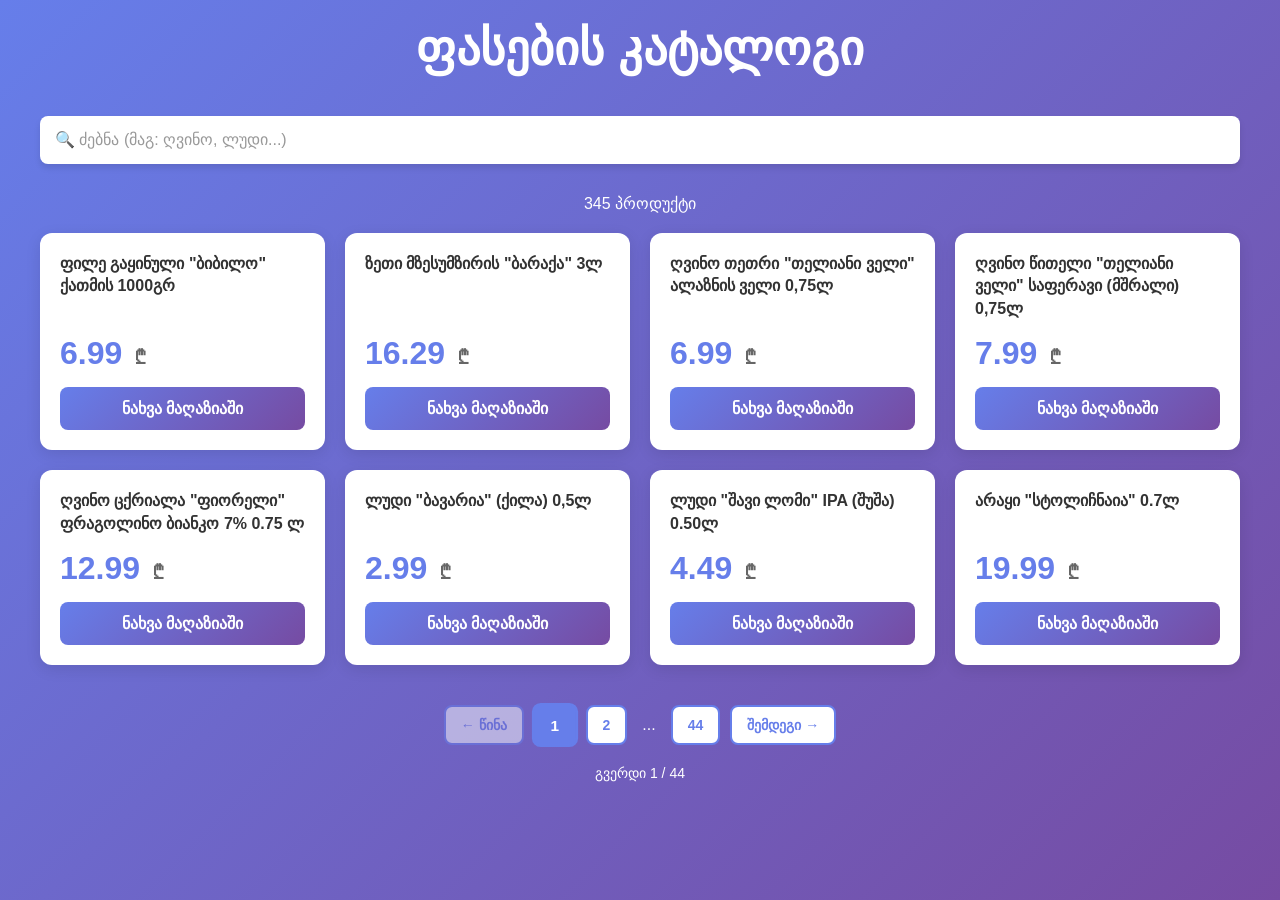
<file: index-render.html>
<!DOCTYPE html>
<html lang="ka">
<head>
    <meta charset="UTF-8">
    <meta name="viewport" content="width=device-width, initial-scale=1.0">
    <title>ფასების კატალოგი</title>
    <style>
        * {
            margin: 0;
            padding: 0;
            box-sizing: border-box;
        }

        body {
            font-family: 'Segoe UI', Tahoma, Geneva, Verdana, sans-serif;
            background: linear-gradient(135deg, #667eea 0%, #764ba2 100%);
            min-height: 100vh;
            padding: 20px;
        }

        .container {
            max-width: 1200px;
            margin: 0 auto;
        }

        header {
            text-align: center;
            color: white;
            margin-bottom: 40px;
        }

        header h1 {
            font-size: 48px;
            margin-bottom: 10px;
        }

        header p {
            font-size: 18px;
            opacity: 0.9;
        }

        .search-box {
            display: flex;
            gap: 10px;
            margin-bottom: 30px;
        }

        #searchInput {
            flex: 1;
            padding: 15px;
            border: none;
            border-radius: 8px;
            font-size: 16px;
            box-shadow: 0 4px 6px rgba(0, 0, 0, 0.1);
        }

        #searchInput::placeholder {
            color: #999;
        }

        .products-grid {
            display: grid;
            grid-template-columns: repeat(auto-fill, minmax(280px, 1fr));
            gap: 20px;
        }

        .product-card {
            background: white;
            border-radius: 12px;
            padding: 20px;
            box-shadow: 0 4px 15px rgba(0, 0, 0, 0.1);
            transition: transform 0.3s, box-shadow 0.3s;
            display: flex;
            flex-direction: column;
        }

        .product-card:hover {
            transform: translateY(-8px);
            box-shadow: 0 8px 25px rgba(0, 0, 0, 0.2);
        }

        .product-card h3 {
            font-size: 16px;
            color: #333;
            margin-bottom: 15px;
            line-height: 1.4;
            flex: 1;
        }

        .product-price {
            font-size: 32px;
            font-weight: bold;
            color: #667eea;
            margin-bottom: 15px;
        }

        .product-price span {
            font-size: 20px;
            color: #666;
            margin-left: 5px;
        }

        .buy-btn {
            background: linear-gradient(135deg, #667eea 0%, #764ba2 100%);
            color: white;
            border: none;
            padding: 12px 20px;
            border-radius: 8px;
            font-size: 16px;
            font-weight: 600;
            cursor: pointer;
            transition: opacity 0.3s;
            text-decoration: none;
            display: inline-block;
            text-align: center;
        }

        .buy-btn:hover {
            opacity: 0.9;
        }

        .buy-btn:active {
            transform: scale(0.98);
        }

        .no-results {
            text-align: center;
            color: white;
            font-size: 20px;
            padding: 40px;
        }

        .product-count {
            text-align: center;
            color: white;
            margin-bottom: 20px;
            font-size: 16px;
        }

        .hidden {
            display: none;
        }

        .pagination {
            display: flex;
            justify-content: center;
            align-items: center;
            gap: 10px;
            margin-top: 40px;
            flex-wrap: wrap;
        }

        .pagination button {
            background: white;
            border: 2px solid #667eea;
            color: #667eea;
            padding: 10px 15px;
            border-radius: 8px;
            font-size: 14px;
            font-weight: 600;
            cursor: pointer;
            transition: all 0.3s;
        }

        .pagination button:hover:not(:disabled) {
            background: #667eea;
            color: white;
        }

        .pagination button:disabled {
            opacity: 0.5;
            cursor: not-allowed;
        }

        .pagination button.active {
            background: #667eea;
            color: white;
            transform: scale(1.1);
        }

        .page-info {
            color: white;
            font-size: 14px;
            text-align: center;
            margin-top: 20px;
        }

        @media (max-width: 768px) {
            header h1 {
                font-size: 32px;
            }

            .products-grid {
                grid-template-columns: 1fr;
            }

            .search-box {
                flex-direction: column;
            }

            .pagination {
                gap: 5px;
            }

            .pagination button {
                padding: 8px 10px;
                font-size: 12px;
            }
        }
    </style>
</head>
<body>
    <div class="container">
        <header>
            <h1>ფასების კატალოგი</h1>
            <p></p>
        </header>

        <div class="search-box">
            <input 
                type="text" 
                id="searchInput" 
                placeholder="🔍 ძებნა (მაგ: ღვინო, ლუდი...)"
            >
        </div>

        <div class="product-count">
            <span id="count">იტვირთება...</span>
        </div>

        <div class="products-grid" id="productsGrid"></div>

        <div class="no-results hidden" id="noResults">
            პროდუქტი ვერ მოიძებნა
        </div>

        <div class="pagination" id="pagination"></div>
        <div class="page-info" id="pageInfo"></div>
    </div>

    <script>
        const productsGrid = document.getElementById('productsGrid');
        const searchInput = document.getElementById('searchInput');
        const countSpan = document.getElementById('count');
        const noResults = document.getElementById('noResults');
        const paginationContainer = document.getElementById('pagination');
        const pageInfo = document.getElementById('pageInfo');

        const PRODUCTS_PER_PAGE = 8;

        let allProducts = [];
        let filteredProducts = [];
        let currentPage = 1;

        // 📥 Load JSON
        async function loadProducts() {
            try {
                const response = await fetch('/products.json');
                if (!response.ok) {
                    throw new Error('ფაილი ვერ ჩატვირთა');
                }
                allProducts = await response.json();
                console.log(`✅ ${allProducts.length} პროდუქტი ჩატვირთა`);
                filteredProducts = allProducts;
                renderPage();
            } catch (error) {
                console.error('Error:', error);
                productsGrid.innerHTML = '<div style="color: white; font-size: 18px;">❌ პროდუქტი ვერ ჩატვირთა. products.json ფაილი სწორ ადგილას არის?</div>';
            }
        }

        // 🎨 Display products for current page
        function renderPage() {
            productsGrid.innerHTML = '';

            if (filteredProducts.length === 0) {
                noResults.classList.remove('hidden');
                countSpan.textContent = '0 პროდუქტი';
                paginationContainer.innerHTML = '';
                pageInfo.innerHTML = '';
                return;
            }

            noResults.classList.add('hidden');
            countSpan.textContent = `${filteredProducts.length} პროდუქტი`;

            // Calculate pagination
            const totalPages = Math.ceil(filteredProducts.length / PRODUCTS_PER_PAGE);
            const startIndex = (currentPage - 1) * PRODUCTS_PER_PAGE;
            const endIndex = startIndex + PRODUCTS_PER_PAGE;
            const pageProducts = filteredProducts.slice(startIndex, endIndex);

            // Display products
            pageProducts.forEach(product => {
                const card = document.createElement('div');
                card.className = 'product-card';
                card.innerHTML = `
                    <h3>${escapeHtml(product.title)}</h3>
                    <div class="product-price">
                        ${product.price}
                        <span>₾</span>
                    </div>
                    <a href="${product.full_url}" target="_blank" class="buy-btn">
                        ნახვა მაღაზიაში
                    </a>
                `;
                productsGrid.appendChild(card);
            });

            // Render pagination
            renderPagination(totalPages);

            // Update page info
            pageInfo.textContent = `გვერდი ${currentPage} / ${totalPages}`;
        }

        // 📄 Render pagination buttons
        function renderPagination(totalPages) {
            paginationContainer.innerHTML = '';

            if (totalPages <= 1) {
                pageInfo.innerHTML = '';
                return;
            }

            // Previous button
            const prevBtn = document.createElement('button');
            prevBtn.textContent = '← წინა';
            prevBtn.disabled = currentPage === 1;
            prevBtn.onclick = () => {
                if (currentPage > 1) {
                    currentPage--;
                    renderPage();
                    window.scrollTo({ top: 0, behavior: 'smooth' });
                }
            };
            paginationContainer.appendChild(prevBtn);

            // Page number buttons
            for (let i = 1; i <= totalPages; i++) {
                // Show first page, last page, and pages around current page
                if (i === 1 || i === totalPages || (i >= currentPage - 1 && i <= currentPage + 1)) {
                    const pageBtn = document.createElement('button');
                    pageBtn.textContent = i;
                    pageBtn.className = currentPage === i ? 'active' : '';
                    pageBtn.onclick = () => {
                        currentPage = i;
                        renderPage();
                        window.scrollTo({ top: 0, behavior: 'smooth' });
                    };
                    paginationContainer.appendChild(pageBtn);
                } else if (i === 2 || i === totalPages - 1) {
                    // Show dots for skipped pages
                    const dots = document.createElement('span');
                    dots.textContent = '...';
                    dots.style.color = 'white';
                    dots.style.padding = '0 5px';
                    paginationContainer.appendChild(dots);
                }
            }

            // Next button
            const nextBtn = document.createElement('button');
            nextBtn.textContent = 'შემდეგი →';
            nextBtn.disabled = currentPage === totalPages;
            nextBtn.onclick = () => {
                if (currentPage < totalPages) {
                    currentPage++;
                    renderPage();
                    window.scrollTo({ top: 0, behavior: 'smooth' });
                }
            };
            paginationContainer.appendChild(nextBtn);
        }

        // 🔍 Search
        function handleSearch() {
            const query = searchInput.value.toLowerCase();

            if (query === '') {
                filteredProducts = allProducts;
            } else {
                filteredProducts = allProducts.filter(product =>
                    product.title.toLowerCase().includes(query)
                );
            }

            currentPage = 1; // Reset to first page when searching
            renderPage();
        }

        // HTML escape
        function escapeHtml(text) {
            const div = document.createElement('div');
            div.textContent = text;
            return div.innerHTML;
        }

        // Event listeners
        searchInput.addEventListener('input', handleSearch);

        // Load products on page load
        loadProducts();
    </script>
</body>
</html>
</file>
